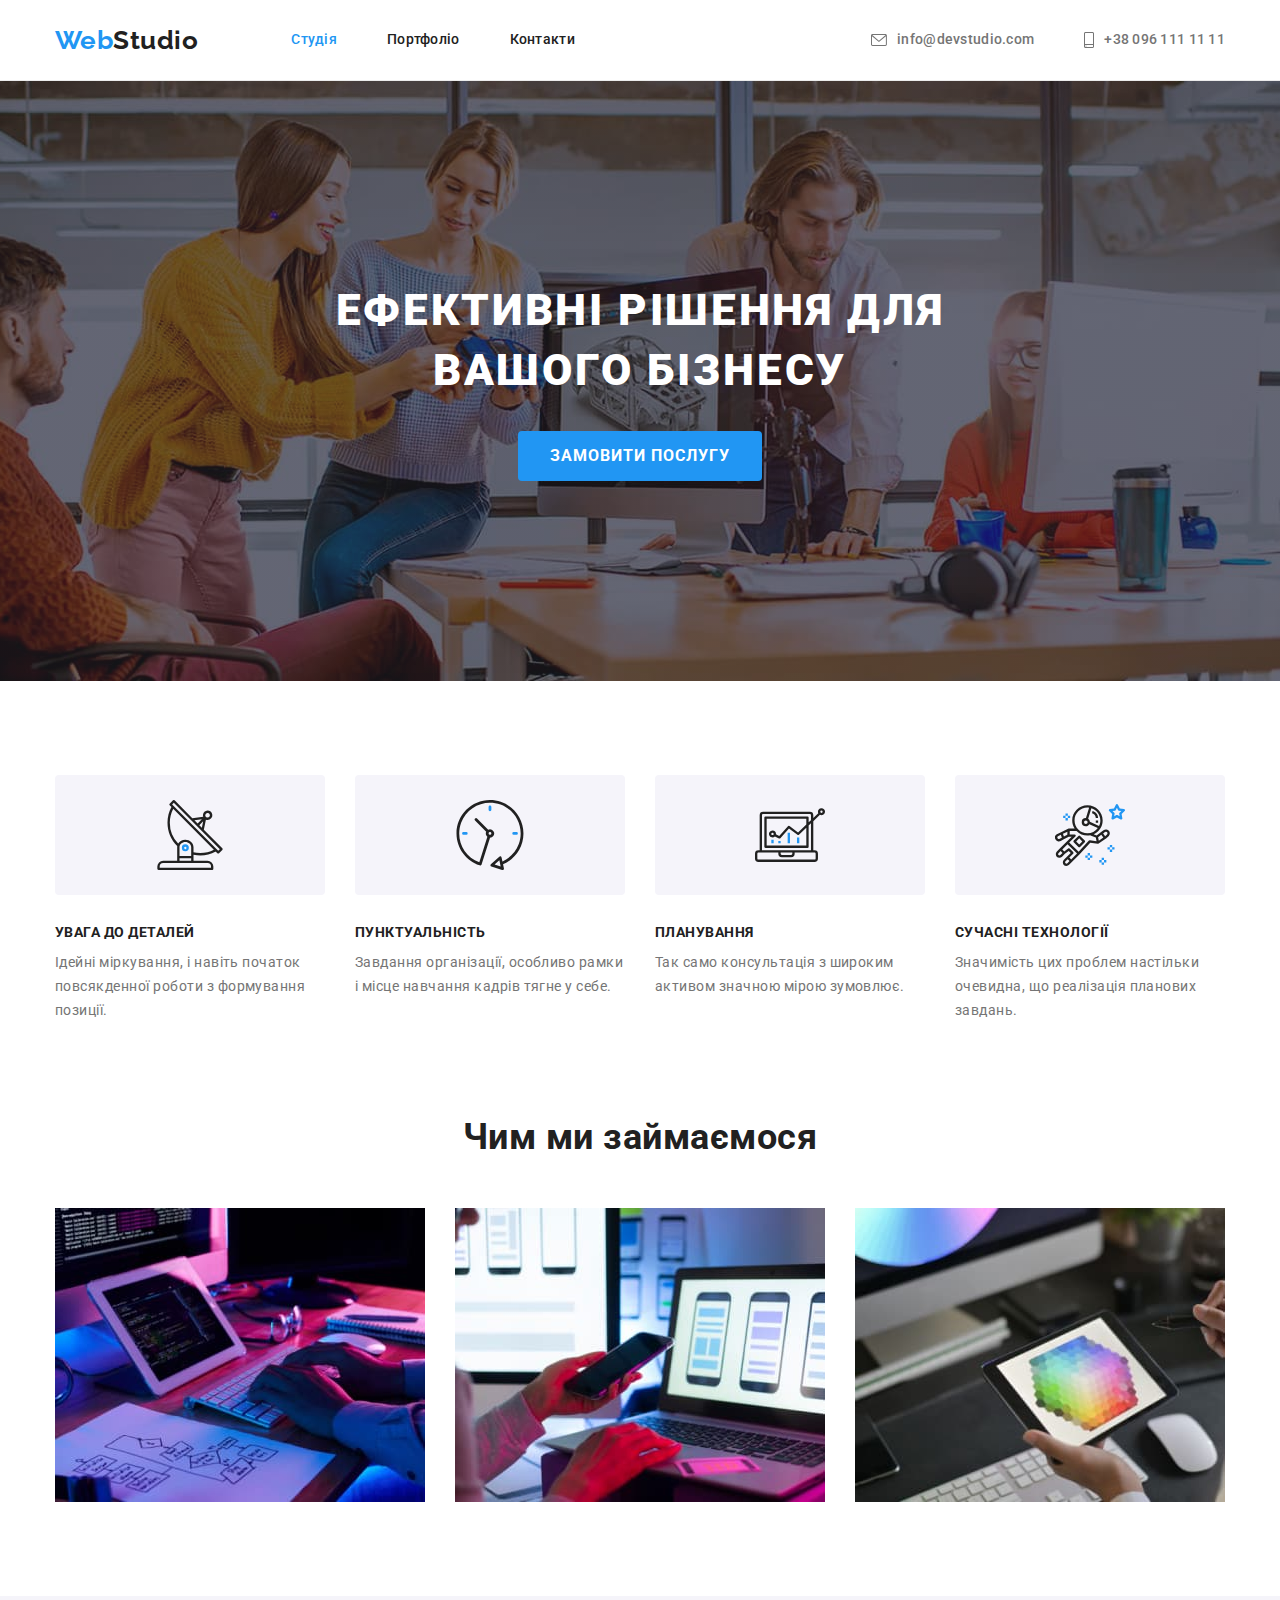
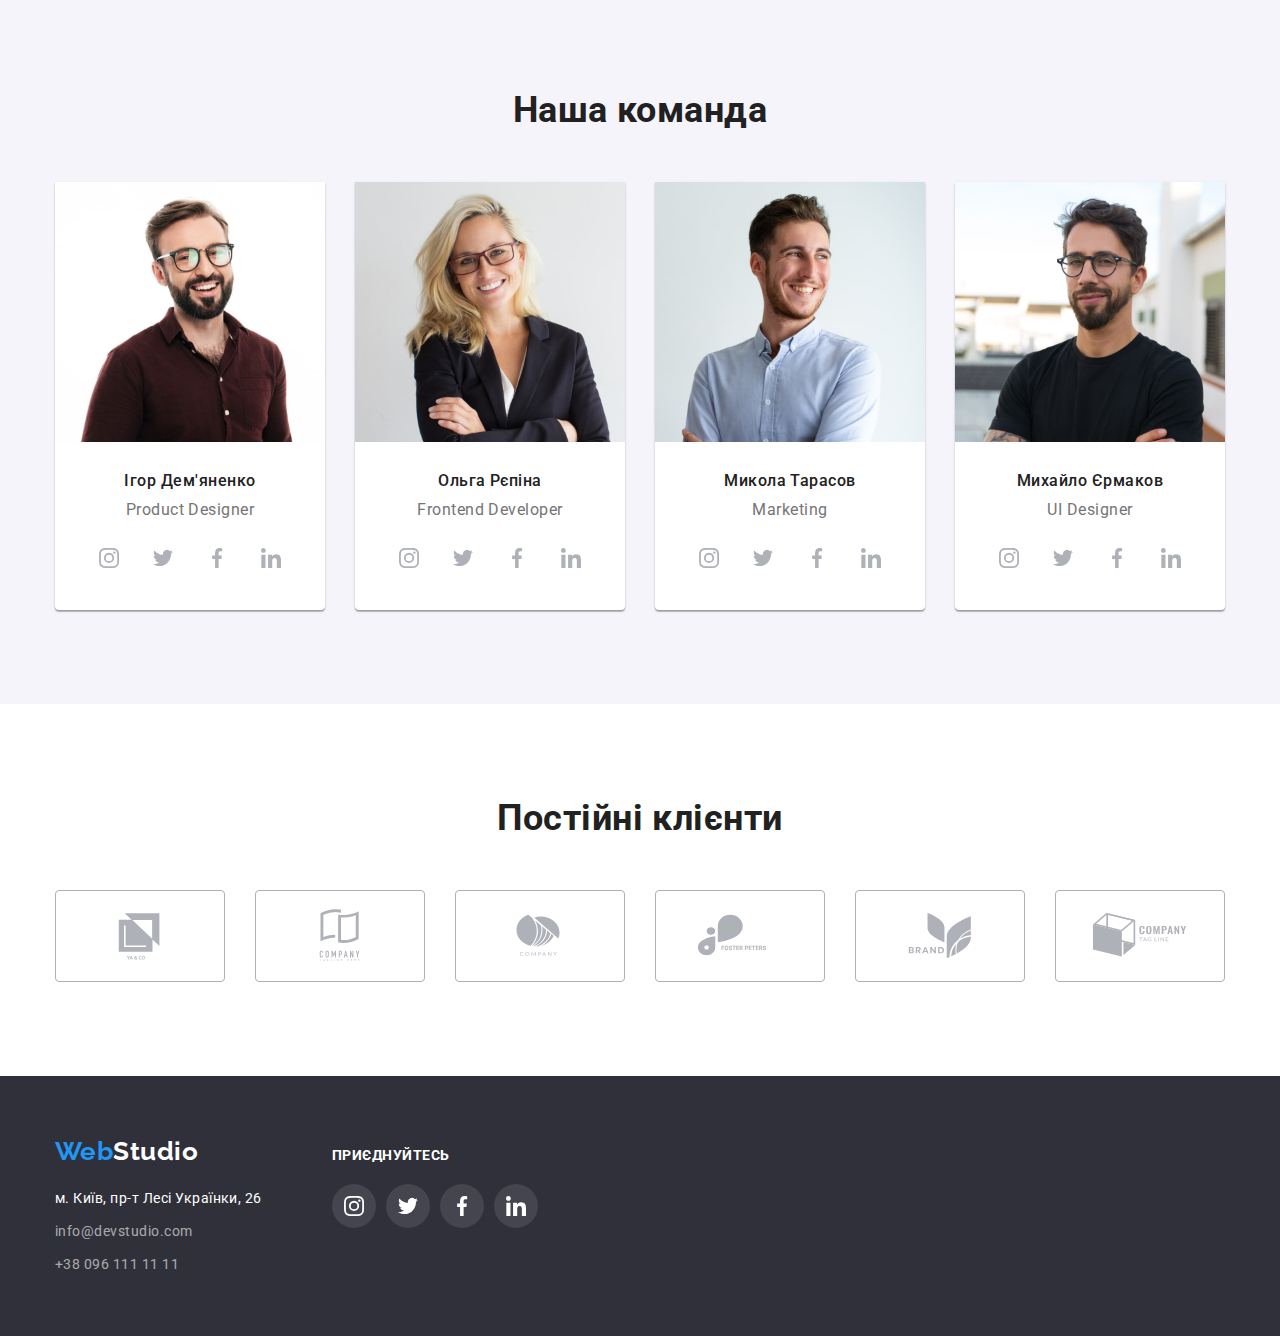
<file: index.html>
<!DOCTYPE html>
<html lang="uk">
  <head>
    <meta charset="UTF-8" />
    <meta http-equiv="X-UA-Compatible" content="IE=edge" />
    <meta name="viewport" content="width=device-width, initial-scale=1.0" />
    <title>Document</title>
    <link rel="preconnect" href="https://fonts.googleapis.com" />
    <link rel="preconnect" href="https://fonts.gstatic.com" crossorigin />
    <link
      href="https://fonts.googleapis.com/css2?family=Raleway:wght@700&family=Roboto:wght@400;500;700;900&display=swap"
      rel="stylesheet"
    />
    <link
      rel="stylesheet"
      href="https://cdnjs.cloudflare.com/ajax/libs/modern-normalize/1.1.0/modern-normalize.min.css"
    />
    <link rel="stylesheet" href="./css/styles.css" />
  </head>
  <body>
    <header class="header page-header">
      <div class="container header-container">
        <nav class="nav">
          <a class="logo-link logo link" href="./index.html"
            >Web<span class="logo-header logo">Studio</span>
          </a>
          <ul class="list header-list">
            <li class="logo-item">
              <a href="./index.html" class="site-nav current link">Студія</a>
            </li>
            <li class="logo-item">
              <a href="./portfolio.html" class="site-nav link">Портфоліо</a>
            </li>
            <li class="logo-item">
              <a href="" class="site-nav link">Контакти</a>
            </li>
          </ul>
        </nav>
        <ul class="list contact-list">
          <li class="contact-item">
            <a class="contact-link link" href="mailto:info@devstudio.com">
              <svg class="icon-envelope" width="16" height="12">
                <use href="./images/symbol-defs.svg#icon-envelope"></use></svg
              >info@devstudio.com
            </a>
          </li>
          <li class="contact-item">
            <a class="contact-link link" href="tel:+380961111111">
              <svg class="icon-smartphone" width="10" height="16">
                <use href="./images/symbol-defs.svg#icon-smartphone"></use></svg
              >+38 096 111 11 11</a
            >
          </li>
        </ul>
      </div>
    </header>
    <main>
      <section class="section-main section">
        <div class="container">
          <h1 class="main-title">
            Ефективні рішення для <br />
            вашого бізнесу
          </h1>
          <button class="main-button" type="button">Замовити послугу</button>
        </div>
      </section>
      <section class="section">
        <div class="container">
          <h2 class="visually-hidden">Особливості</h2>
          <ul class="list hidden-list">
            <li class="hidden-item">
              <div class="features-svg">
                <svg class="icon-antenna" width="70" height="70">
                  <use href="./images/symbol-defs.svg#icon-antenna"></use>
                </svg>
              </div>
              <h3 class="text-title">УВАГА ДО ДЕТАЛЕЙ</h3>
              <p class="text text-desk">
                Ідейні міркування, і навіть початок повсякденної роботи з
                формування позиції.
              </p>
            </li>
            <li class="hidden-item">
              <div class="features-svg">
                <svg class="icon-antenna" width="70" height="70">
                  <use href="./images/symbol-defs.svg#icon-clock"></use>
                </svg>
              </div>
              <h3 class="text-title">ПУНКТУАЛЬНІСТЬ</h3>
              <p class="text text-desk">
                Завдання організації, особливо рамки і місце навчання кадрів
                тягне у себе.
              </p>
            </li>
            <li class="hidden-item">
              <div class="features-svg">
                <svg class="icon-antenna" width="70" height="70">
                  <use href="./images/symbol-defs.svg#icon-diagram"></use>
                </svg>
              </div>
              <h3 class="text-title">ПЛАНУВАННЯ</h3>
              <p class="text text-desk">
                Так само консультація з широким активом значною мірою зумовлює.
              </p>
            </li>
            <li class="hidden-item">
              <div class="features-svg">
                <svg class="icon-antenna" width="70" height="70">
                  <use href="./images/symbol-defs.svg#icon-astronaut"></use>
                </svg>
              </div>
              <h3 class="text-title">СУЧАСНІ ТЕХНОЛОГІЇ</h3>
              <p class="text text-desk">
                Значимість цих проблем настільки очевидна, що реалізація
                планових завдань.
              </p>
            </li>
          </ul>
        </div>
      </section>
      <section class="section section-developments">
        <div class="container">
          <h2 class="secondary-title">Чим ми займаємося</h2>
          <ul class="list developments">
            <li class="item-developments">
              <img
                class="img"
                src="images/img.jpg"
                alt="Десктопні додатки"
                width="370"
              />
            </li>
            <li class="item-developments">
              <img
                class="img"
                src="images/img(1).jpg"
                alt="Мобільні додатки"
                width="370"
              />
            </li>
            <li class="item-developments">
              <img
                class="img"
                src="images/img(2).jpg"
                alt="Дизайнерські рішення"
                width="370"
              />
            </li>
          </ul>
        </div>
      </section>
      <section class="section-team section">
        <div class="container">
          <h2 class="secondary-title">Наша команда</h2>
          <ul class="list list-team">
            <li class="item team-item">
              <img
                class="img"
                src="images/img(3).jpg"
                alt="Ігор Дем'яненко Product Designer"
                width="270"
              />
              <div class="team-div">
                <h3 class="team">Ігор Дем'яненко</h3>
                <p class="text position">Product Designer</p>
                <ul class="list team-social">
                  <li class="social-item">
                    <a href="" class="social-link">
                      <svg class="social-icon" width="20" height="20">
                        <use
                          href="./images/symbol-defs.svg#icon-instagram"
                        ></use>
                      </svg>
                    </a>
                  </li>
                  <li class="social-item">
                    <a href="" class="social-link">
                      <svg class="social-icon" width="20" height="20">
                        <use href="./images/symbol-defs.svg#icon-twitter"></use>
                      </svg>
                    </a>
                  </li>
                  <li class="social-item">
                    <a href="" class="social-link">
                      <svg class="social-icon" width="20" height="20">
                        <use
                          href="./images/symbol-defs.svg#icon-facebook"
                        ></use>
                      </svg>
                    </a>
                  </li>
                  <li class="social-item">
                    <a href="" class="social-link">
                      <svg class="social-icon" width="20" height="20">
                        <use
                          href="./images/symbol-defs.svg#icon-linkedin"
                        ></use>
                      </svg>
                    </a>
                  </li>
                </ul>
              </div>
            </li>
            <li class="item team-item">
              <img
                class="img"
                src="images/img(4).jpg"
                alt="Ольга Рєпіна Frontend Developer"
                width="270"
              />
              <div class="team-div">
                <h3 class="team">Ольга Рєпіна</h3>
                <p class="text position">Frontend Developer</p>
                <ul class="list team-social">
                  <li class="social-item">
                    <a href="" class="social-link">
                      <svg class="social-icon" width="20" height="20">
                        <use
                          href="./images/symbol-defs.svg#icon-instagram"
                        ></use>
                      </svg>
                    </a>
                  </li>
                  <li class="social-item">
                    <a href="" class="social-link">
                      <svg class="social-icon" width="20" height="20">
                        <use href="./images/symbol-defs.svg#icon-twitter"></use>
                      </svg>
                    </a>
                  </li>
                  <li class="social-item">
                    <a href="" class="social-link">
                      <svg class="social-icon" width="20" height="20">
                        <use
                          href="./images/symbol-defs.svg#icon-facebook"
                        ></use>
                      </svg>
                    </a>
                  </li>
                  <li class="social-item">
                    <a href="" class="social-link">
                      <svg class="social-icon" width="20" height="20">
                        <use
                          href="./images/symbol-defs.svg#icon-linkedin"
                        ></use>
                      </svg>
                    </a>
                  </li>
                </ul>
              </div>
            </li>
            <li class="item team-item">
              <img
                class="img"
                src="images/img(5).jpg"
                alt="Микола Тарасов Marketing"
                width="270"
              />
              <div class="team-div">
                <h3 class="team">Микола Тарасов</h3>
                <p class="text position">Marketing</p>
                <ul class="list team-social">
                  <li class="social-item">
                    <a href="" class="social-link">
                      <svg class="social-icon" width="20" height="20">
                        <use
                          href="./images/symbol-defs.svg#icon-instagram"
                        ></use>
                      </svg>
                    </a>
                  </li>
                  <li class="social-item">
                    <a href="" class="social-link">
                      <svg class="social-icon" width="20" height="20">
                        <use href="./images/symbol-defs.svg#icon-twitter"></use>
                      </svg>
                    </a>
                  </li>
                  <li class="social-item">
                    <a href="" class="social-link">
                      <svg class="social-icon" width="20" height="20">
                        <use
                          href="./images/symbol-defs.svg#icon-facebook"
                        ></use>
                      </svg>
                    </a>
                  </li>
                  <li class="social-item">
                    <a href="" class="social-link">
                      <svg class="social-icon" width="20" height="20">
                        <use
                          href="./images/symbol-defs.svg#icon-linkedin"
                        ></use>
                      </svg>
                    </a>
                  </li>
                </ul>
              </div>
            </li>
            <li class="item team-item">
              <img
                class="img"
                src="images/img(6).jpg"
                alt="Михайло Єрмаков UI Designer"
                width="270"
              />
              <div class="team-div">
                <h3 class="team">Михайло Єрмаков</h3>
                <p class="text position">UI Designer</p>
                <ul class="list team-social">
                  <li class="social-item">
                    <a href="" class="social-link">
                      <svg class="social-icon" width="20" height="20">
                        <use
                          href="./images/symbol-defs.svg#icon-instagram"
                        ></use>
                      </svg>
                    </a>
                  </li>
                  <li class="social-item">
                    <a href="" class="social-link">
                      <svg class="social-icon" width="20" height="20">
                        <use href="./images/symbol-defs.svg#icon-twitter"></use>
                      </svg>
                    </a>
                  </li>
                  <li class="social-item">
                    <a href="" class="social-link">
                      <svg class="social-icon" width="20" height="20">
                        <use
                          href="./images/symbol-defs.svg#icon-facebook"
                        ></use>
                      </svg>
                    </a>
                  </li>
                  <li class="social-item">
                    <a href="" class="social-link">
                      <svg class="social-icon" width="20" height="20">
                        <use
                          href="./images/symbol-defs.svg#icon-linkedin"
                        ></use>
                      </svg>
                    </a>
                  </li>
                </ul>
              </div>
            </li>
          </ul>
        </div>
      </section>
      <section class="section">
        <div class="container">
          <h2 class="secondary-title">Постійні клієнти</h2>
          <ul class="list client">
            <li class="client-item">
              <a class="client-link" href="">
                <svg class="client-icon" width="106" height="60">
                  <use href="./images/symbol-defs.svg#icon-logo"></use>
                </svg>
              </a>
            </li>
            <li class="client-item">
              <a class="client-link" href="">
                <svg class="client-icon" width="106" height="60">
                  <use href="./images/symbol-defs.svg#icon-logo1"></use>
                </svg>
              </a>
            </li>
            <li class="client-item">
              <a class="client-link" href="">
                <svg class="client-icon" width="106" height="60">
                  <use href="./images/symbol-defs.svg#icon-logo3"></use>
                </svg>
              </a>
            </li>
            <li class="client-item">
              <a class="client-link" href="">
                <svg class="client-icon" width="106" height="60">
                  <use href="./images/symbol-defs.svg#icon-logo4"></use>
                </svg>
              </a>
            </li>
            <li class="client-item">
              <a class="client-link" href="">
                <svg class="client-icon" width="106" height="60">
                  <use href="./images/symbol-defs.svg#icon-logo5"></use>
                </svg>
              </a>
            </li>
            <li class="client-item">
              <a class="client-link" href="">
                <svg class="client-icon" width="106" height="60">
                  <use href="./images/symbol-defs.svg#icon-logo6"></use>
                </svg>
              </a>
            </li>
          </ul>
        </div>
      </section>
    </main>
    <footer class="footer">
      <div class="container footer-container">
        <div>
          <a class="footer-link logo link" href="./index.html"
            >Web<span class="logo-footer logo">Studio</span>
          </a>
          <address class="address">
            <p class="text-address">м. Київ, пр-т Лесі Українки, 26</p>
            <ul class="list">
              <li class="address-item">
                <a href="mailto:info@devstudio.com" class="footer-contact link"
                  >info@devstudio.com</a
                >
              </li>
              <li class="address-item">
                <a href="tel:+380961111111" class="footer-contact link"
                  >+38 096 111 11 11</a
                >
              </li>
            </ul>
          </address>
        </div>
        <div class="footer-social">
          <h2 class="footer-title">Приєднуйтесь</h2>
          <ul class="list footer-social-list">
            <li class="footer-social-item">
              <a href="" class="footer-social-link">
                <svg class="social-icon" width="20" height="20">
                  <use href="./images/symbol-defs.svg#icon-instagram"></use>
                </svg>
              </a>
            </li>
            <li class="footer-social-item">
              <a href="" class="footer-social-link">
                <svg class="social-icon" width="20" height="20">
                  <use href="./images/symbol-defs.svg#icon-twitter"></use>
                </svg>
              </a>
            </li>
            <li class="footer-social-item">
              <a href="" class="footer-social-link">
                <svg class="social-icon" width="20" height="20">
                  <use href="./images/symbol-defs.svg#icon-facebook"></use>
                </svg>
              </a>
            </li>
            <li class="footer-social-item">
              <a href="" class="footer-social-link">
                <svg class="social-icon" width="20" height="20">
                  <use href="./images/symbol-defs.svg#icon-linkedin"></use>
                </svg>
              </a>
            </li>
          </ul>
        </div>
      </div>
    </footer>
  </body>
</html>
</file>
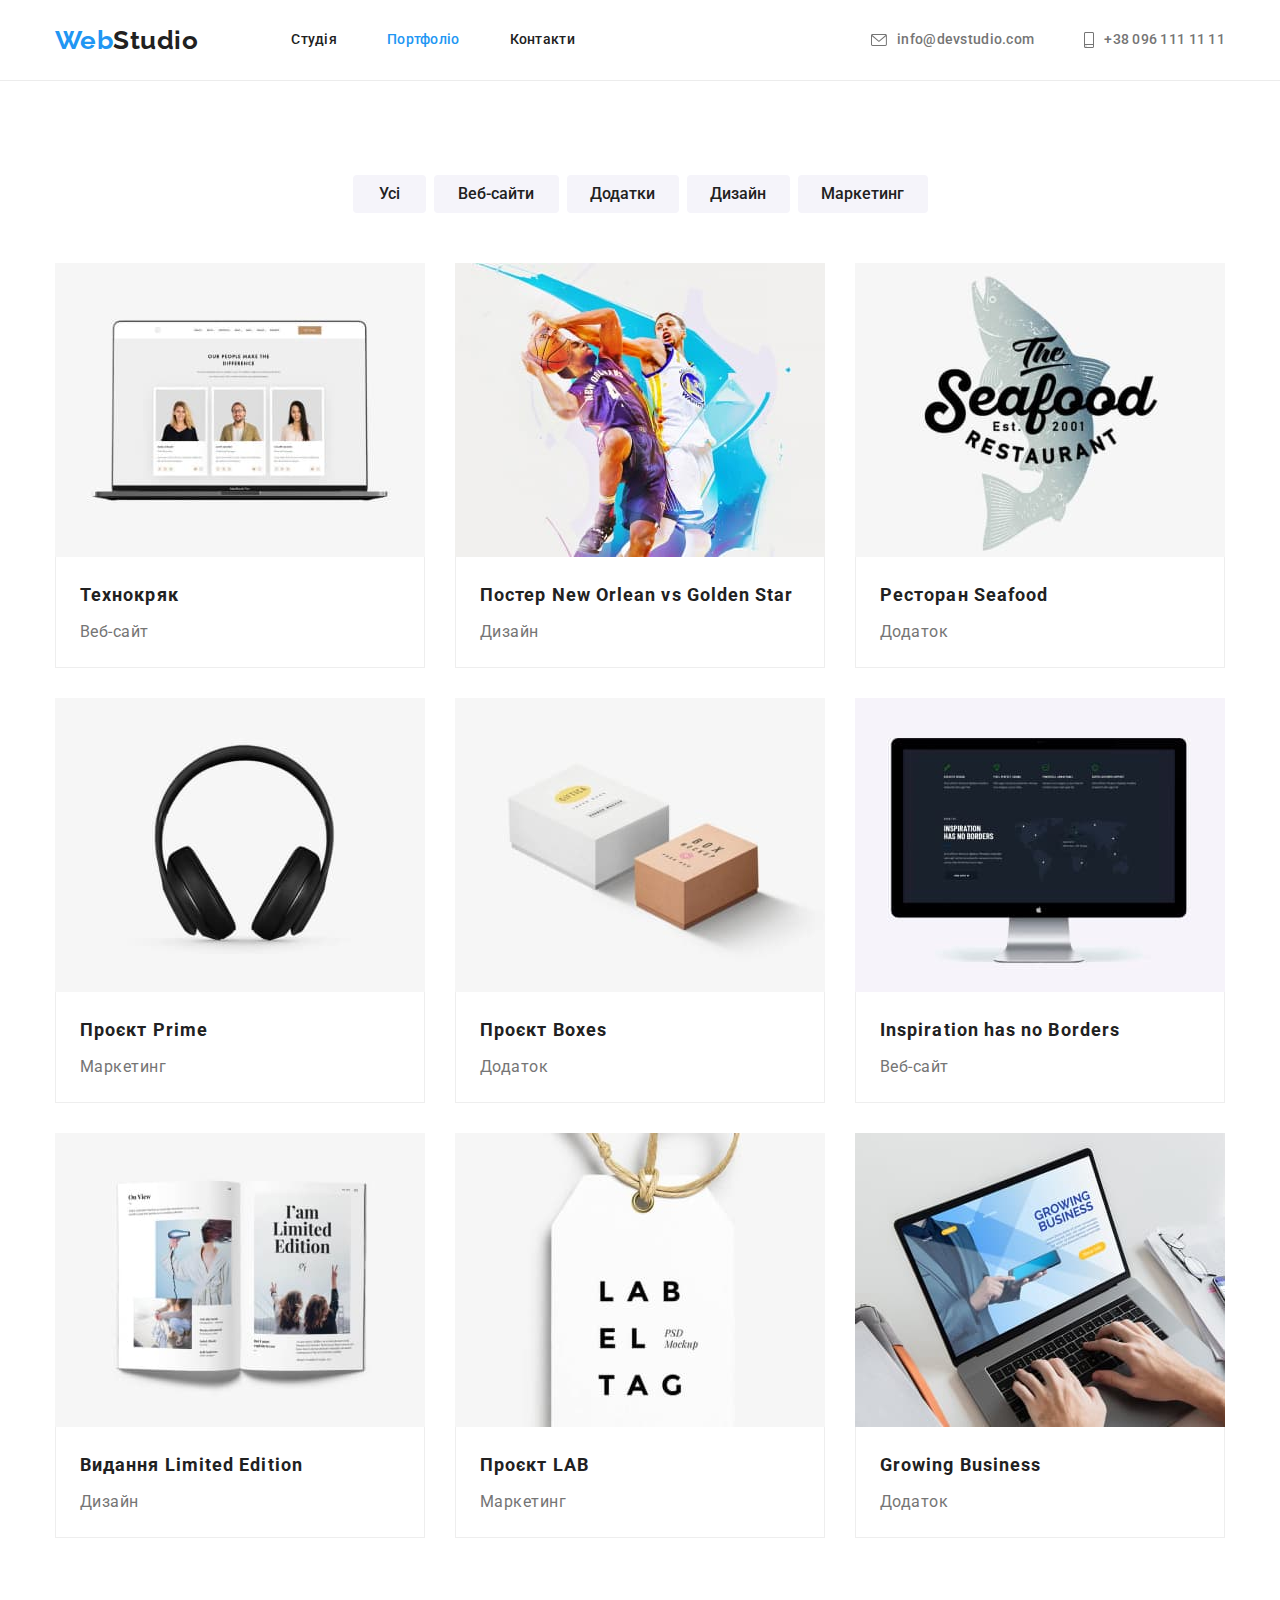
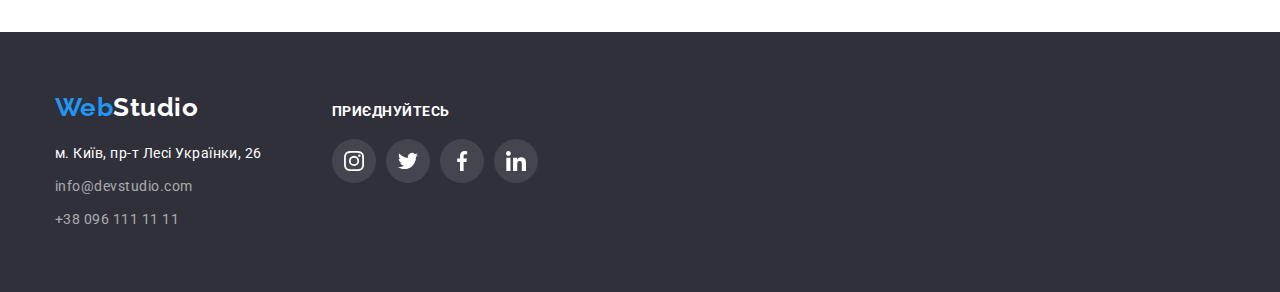
<file: portfolio.html>
<!DOCTYPE html>
<html lang="uk">
  <head>
    <meta charset="UTF-8" />
    <meta http-equiv="X-UA-Compatible" content="IE=edge" />
    <meta name="viewport" content="width=device-width, initial-scale=1.0" />
    <title>Document</title>
    <link rel="preconnect" href="https://fonts.googleapis.com" />
    <link rel="preconnect" href="https://fonts.gstatic.com" crossorigin />
    <link
      href="https://fonts.googleapis.com/css2?family=Raleway:wght@700&family=Roboto:wght@400;500;700;900&display=swap"
      rel="stylesheet"
    />
    <link
      rel="stylesheet"
      href="https://cdnjs.cloudflare.com/ajax/libs/modern-normalize/1.1.0/modern-normalize.min.css"
    />
    <link rel="stylesheet" href="./css/styles.css" />
  </head>
  <body>
    <header class="header">
      <div class="container header-container">
        <nav class="nav">
          <a class="logo-link logo link" href="./index.html"
            >Web<span class="logo-header logo">Studio</span>
          </a>
          <ul class="list header-list">
            <li class="logo-item">
              <a href="./index.html" class="site-nav link">Студія</a>
            </li>
            <li class="logo-item">
              <a href="./portfolio.html" class="site-nav current link"
                >Портфоліо</a
              >
            </li>
            <li class="logo-item">
              <a href="" class="site-nav link">Контакти</a>
            </li>
          </ul>
        </nav>
        <ul class="list contact-list">
          <li class="contact-item">
            <a class="contact-link link" href="mailto:info@devstudio.com">
              <svg class="icon-envelope" width="16" height="12">
                <use href="./images/symbol-defs.svg#icon-envelope"></use></svg
              >info@devstudio.com
            </a>
          </li>
          <li class="contact-item">
            <a class="contact-link link" href="tel:+380961111111">
              <svg class="icon-smartphone" width="10" height="16">
                <use href="./images/symbol-defs.svg#icon-smartphone"></use></svg
              >+38 096 111 11 11</a
            >
          </li>
        </ul>
      </div>
    </header>
    <main>
      <section class="section">
        <div class="container">
          <h1 class="visually-hidden">Портфоліо</h1>
          <ul class="list button-list">
            <li class="button-item">
              <button class="button button-filter first" type="button">
                Усі
              </button>
            </li>
            <li class="button-item">
              <button class="button button-filter second" type="button">
                Веб-сайти
              </button>
            </li>
            <li class="button-item">
              <button class="button button-filter third" type="button">
                Додатки
              </button>
            </li>
            <li class="button-item">
              <button class="button button-filter fourth" type="button">
                Дизайн
              </button>
            </li>
            <li class="button-item">
              <button class="button button-filter fifth" type="button">
                Маркетинг
              </button>
            </li>
          </ul>
          <ul class="list filter-list">
            <li class="item filter-item">
              <a href="" class="link-filter link">
                <img
                  class="img-filter"
                  src="images/img(7).jpg"
                  alt="ноутбук з розробниками"
                  width="370"
                />
                <div class="portfolio-title">
                  <h2 class="title-filter">Технокряк</h2>
                  <p class="text text-filter">Веб-сайт</p>
                </div>
              </a>
            </li>
            <li class="item filter-item">
              <a href="" class="link-filter link">
                <img
                  class="img-filter"
                  src="images/img(8).jpg"
                  alt="Постер New Orlean vs Golden Star"
                  width="370"
                />
                <div class="portfolio-title">
                  <h2 class="title-filter link">
                    Постер New Orlean vs Golden Star
                  </h2>
                  <p class="text text-filter">Дизайн</p>
                </div>
              </a>
            </li>
            <li class="item filter-item">
              <a href="" class="link-filter link">
                <img
                  class="img-filter"
                  src="images/img(9).jpg"
                  alt="емблема ресторану Seafood"
                  width="370"
                />
                <div class="portfolio-title">
                  <h2 class="title-filter link">Ресторан Seafood</h2>
                  <p class="text text-filter">Додаток</p>
                </div>
              </a>
            </li>
            <li class="item filter-item">
              <a href="" class="link-filter link">
                <img
                  class="img-filter"
                  src="images/img(10).jpg"
                  alt="Навушники"
                  width="370"
                />
                <div class="portfolio-title">
                  <h2 class="title-filter">Проєкт Prime</h2>
                  <p class="text text-filter">Маркетинг</p>
                </div></a
              >
            </li>
            <li class="item filter-item">
              <a href="" class="link-filter link">
                <img
                  class="img-filter"
                  src="images/img(11).jpg"
                  alt="Дві коробки"
                  width="370"
                />
                <div class="portfolio-title">
                  <h2 class="title-filter">Проєкт Boxes</h2>
                  <p class="text text-filter">Додаток</p>
                </div>
              </a>
            </li>
            <li class="item filter-item">
              <a href="" class="link-filter link">
                <img
                  class="img-filter"
                  src="images/img(12).jpg"
                  alt="Сторінка сайту"
                  width="370"
                />
                <div class="portfolio-title">
                  <h2 class="title-filter">Inspiration has no Borders</h2>
                  <p class="text text-filter">Веб-сайт</p>
                </div>
              </a>
            </li>
            <li class="item filter-item">
              <a href="" class="link-filter link">
                <img
                  class="img-filter"
                  src="images/img(13).jpg"
                  alt="Видання Limited Edition"
                  width="370"
                />
                <div class="portfolio-title">
                  <h2 class="title-filter link">Видання Limited Edition</h2>
                  <p class="text text-filter">Дизайн</p>
                </div>
              </a>
            </li>
            <li class="item filter-item">
              <a href="" class="link-filter link">
                <img
                  class="img-filter"
                  src="images/img(14).jpg"
                  alt="Бірка з назвою проекту LAB"
                  width="370"
                />
                <div class="portfolio-title">
                  <h2 class="title-filter link">Проєкт LAB</h2>
                  <p class="text text-filter">Маркетинг</p>
                </div>
              </a>
            </li>
            <li class="item filter-item">
              <a href="" class="link-filter link">
                <img
                  class="img-filter"
                  src="images/img(15).jpg"
                  alt="Початкова сторінка з інформацією про зростаючий бізнес"
                  width="370"
                />
                <div class="portfolio-title">
                  <h2 class="title-filter">Growing Business</h2>
                  <p class="text text-filter">Додаток</p>
                </div>
              </a>
            </li>
          </ul>
        </div>
      </section>
    </main>
    <footer class="footer">
      <div class="container footer-container">
        <div>
          <a class="footer-link logo link" href="./index.html"
            >Web<span class="logo-footer logo">Studio</span>
          </a>
          <address class="address">
            <p class="text-address">м. Київ, пр-т Лесі Українки, 26</p>
            <ul class="list">
              <li class="address-item">
                <a href="mailto:info@devstudio.com" class="footer-contact link"
                  >info@devstudio.com</a
                >
              </li>
              <li class="address-item">
                <a href="tel:+380961111111" class="footer-contact link"
                  >+38 096 111 11 11</a
                >
              </li>
            </ul>
          </address>
        </div>
        <div class="footer-social">
          <h2 class="footer-title">Приєднуйтесь</h2>
          <ul class="list footer-social-list">
            <li class="footer-social-item">
              <a href="" class="footer-social-link">
                <svg class="social-icon" width="20" height="20">
                  <use href="./images/symbol-defs.svg#icon-instagram"></use>
                </svg>
              </a>
            </li>
            <li class="footer-social-item">
              <a href="" class="footer-social-link">
                <svg class="social-icon" width="20" height="20">
                  <use href="./images/symbol-defs.svg#icon-twitter"></use>
                </svg>
              </a>
            </li>
            <li class="footer-social-item">
              <a href="" class="footer-social-link">
                <svg class="social-icon" width="20" height="20">
                  <use href="./images/symbol-defs.svg#icon-facebook"></use>
                </svg>
              </a>
            </li>
            <li class="footer-social-item">
              <a href="" class="footer-social-link">
                <svg class="social-icon" width="20" height="20">
                  <use href="./images/symbol-defs.svg#icon-linkedin"></use>
                </svg>
              </a>
            </li>
          </ul>
        </div>
      </div>
    </footer>
  </body>
</html>
</file>
<file: css/styles.css>
:root {
  --main-text-color: #212121;
  --secondary-text-color: #757575;
  --secondary-color: #2196f3;
  --primary-style-button: #f5f4fa;
  --secondary-text-btn: #ffffff;
  --text-footer: #ffffff;
  --contact-link-footer: rgba(255, 255, 255, 0.6);
  --background-color: #2f303a;
  --secondary-background-color: #ffffff;
  --third-background-color: #f5f5f5;
  --fourth-background-color: #f5f4fa;
  --background-main-button: #188ce8;
  --border-color: #eeeeee;
  --border-header-color: #ececec;
  --background-features-icon: rgba(245, 244, 250, 1);
  --team-box-shadow: 0px 1px 3px rgba(0, 0, 0, 0.12),
    0px 1px 1px rgba(0, 0, 0, 0.14), 0px 2px 1px rgba(0, 0, 0, 0.2);
  --icon-color: rgba(175, 177, 184, 1);
  --team-social-background-color: rgba(255, 255, 255, 1);
  --box-shadow-filter: 0px 3px 1px rgba(0, 0, 0, 0.1),
    0px 1px 2px rgba(0, 0, 0, 0.08), 0px 2px 2px rgba(0, 0, 0, 0.12);
  --footer-soc-background: rgba(255, 255, 255, 0.1);
  --filter-card-box-shadow: 0px 1px 1px rgba(0, 0, 0, 0.12), 0px 4px 4px rgba(0, 0, 0, 0.06), 1px 4px 6px rgba(0, 0, 0, 0.16);
}
.visually-hidden {
  position: absolute;
  white-space: nowrap;
  width: 1px;
  height: 1px;
  overflow: hidden;
  border: 0;
  padding: 0;
  clip: rect(0 0 0 0);
  clip-path: inset(50%);
  margin: -1px;
}

body {
  color: var(--main-text-color);
  font-family: Roboto, sans-serif;
  letter-spacing: 0.03em;
}

h1,
h2,
h3,
h4,
h5,
h6,
p,
ul {
  margin: 0;
  padding: 0;
}
.container {
  width: 1200px;
  padding-left: 15px;
  padding-right: 15px;
  margin-left: auto;
  margin-right: auto;
}
/* Загальні стилі, для двух сторінок */
.list {
  list-style: none;
}
.item {
  background-color: var(--secondary-background-color);
}
.text {
  color: var(--secondary-text-color);
}
.link {
  text-decoration: none;
}
.section {
  padding-top: 94px;
  padding-bottom: 94px;
}
.button {
  color: var(--main-text-color);
  background-color: var(--primary-style-button);
  cursor: pointer;
}
/* --Логотип */
.header {
  background-color: var(--secondary-background-color);
  border-bottom: 1px solid var(--border-header-color);
}
.header-container {
  display: flex;
  align-items: center;
  justify-content: space-between;
}
.nav {
  display: flex;
  align-items: center;
}
.logo-link {
  color: var(--secondary-color);
}
.logo {
  font-style: normal;
  font-weight: 700;
  font-family: Raleway, sans-serif;
  font-size: 26px;
  line-height: 1.19;
}
.logo-header {
  color: var(--main-text-color);
}

.header-list {
  display: flex;
  margin-left: 93px;
}

.logo-item:not(:last-child) {
  margin-right: 50px;
}
.site-nav {
  display: block;
  padding-top: 32px;
  padding-bottom: 32px;
  color: var(--main-text-color);
  font-weight: 500;
  font-size: 14px;
  line-height: 1.14;
  letter-spacing: 0.02em;
}
.site-nav:hover,
.site-nav:focus {
  color: var(--secondary-color);
}
.current {
  color: var(--secondary-color);
}
.site-nav-current:active {
  color: var(--secondary-color);
}
.contact-list {
  display: flex;
  margin-left: auto;
}
.contact-item + .contact-item {
  margin-left: 50px;
}
.contact-link {
  display: flex;
  align-items: center;
  justify-content: center;
  color: var(--secondary-text-color);
  font-weight: 500;
  font-size: 14px;
  line-height: 1.14;
  letter-spacing: 0.02em;
}
.contact-link:hover,
.contact-link:focus {
  color: var(--secondary-color);
}
.icon-envelope,
.icon-smartphone {
  display: block;
  fill: currentColor;
  margin-right: 10px;
}

/* Головний заголовок на index.html */
.section-main {
  max-width: 1600px;
  min-height: 600px;
  margin-left: auto;
  margin-right: auto;
  background-color: var(--background-color);
  background-image: linear-gradient(
      to right,
      rgba(47, 48, 58, 0.4),
      rgba(47, 48, 58, 0.4)
    ),
    url("../images/img(16).jpg");
  background-size: cover;
  background-repeat: no-repeat;
  background-position: center;
  text-align: center;

  padding-top: 200px;
  padding-bottom: 200px;
}
.main-title {
  margin-bottom: 30px;
  color: var(--secondary-text-btn);
  font-weight: 900;
  font-size: 44px;
  line-height: 1.36;
  letter-spacing: 0.06em;
  text-transform: uppercase;
}
.main-button {
  display: inline-block;
  min-width: 216px;
  min-height: 50px;
  border: 0;
  border-radius: 4px;
  padding: 10px 32px;
  color: var(--secondary-text-btn);
  background-color: var(--secondary-color);
  font-weight: 700;
  font-family: inherit;
  font-size: 16px;
  line-height: 1.87;
  letter-spacing: 0.06em;
  text-transform: uppercase;
  cursor: pointer;
}
.main-button:hover,
.main-button:focus {
  color: var(--secondary-text-btn);
  background-color: var(--background-main-button);
  box-shadow: 0px 4px 4px rgba(0, 0, 0, 0.15);
}

/* особливості */
.hidden-list {
  display: flex;
}
.hidden-item {
  flex-basis: calc((100% - 90px) / 4);
  margin-right: 30px;
}
.hidden-item:nth-child(4n) {
  margin-right: 0;
}
.features-svg {
  display: flex;
  align-items: center;
  justify-content: center;
  height: 120px;
  margin-bottom: 30px;
  background-color: var(--background-features-icon);
  border-radius: 4px;
}
.text-title {
  font-weight: 700;
  font-size: 14px;
  line-height: 1.14;
  margin-bottom: 10px;
  text-transform: uppercase;
}
.text-desk {
  font-weight: 400;
  font-size: 14px;
  line-height: 1.71;
}
/* чим ми займаємося */
.section-developments {
  padding-top: 0;
}
.developments {
  display: flex;
}
.img {
  display: block;
  max-width: 100%;
  height: auto;
}
.item-developments {
  margin-right: 30px;
}
.item-developments:nth-child(3n) {
  margin-right: 0;
}
/* наша команда */
.section-team {
  background-color: var(--fourth-background-color);
}
.list.list-team {
  display: flex;
}
.team-item {
  flex-basis: calc((100% - 90px) / 4);
  box-shadow: var(--team-box-shadow);
  border-radius: 0px 0px 4px 4px;
}
.team-div {
  padding-top: 30px;
  padding-bottom: 30px;
}

.team-item {
  margin-right: 30px;
}
.team-item:nth-child(4n) {
  margin-right: 0;
}

.secondary-title {
  margin-bottom: 50px;
  font-weight: 700;
  font-size: 36px;
  line-height: 1.16;
  text-align: center;
}

.team {
  margin-bottom: 10px;
  font-weight: 500;
  font-size: 16px;
  line-height: 1.18;
  text-align: center;
}
.position {
  font-size: 16px;
  line-height: 1.18;
  text-align: center;
  margin-bottom: 16px;
}
.team-social {
  display: flex;
  align-items: center;
  justify-content: center;
}
.social-item {
  display: block;
  width: 44px;
  height: 44px;
  margin-right: 10px;
}
.social-item:nth-child(4n) {
  margin-right: 0;
}
.social-link {
  display: flex;
  align-items: center;
  justify-content: center;
  width: 100%;
  height: 100%;
  border-radius: 50%;
  color: var(--icon-color);
  background-color: var(--team-social-background-color);
}
.social-link:hover,
.social-link:focus {
  color: var(--text-footer);
  background-color: var(--secondary-color);
}
.social-icon {
  display: block;
  fill: currentColor;
}

/* Постійні клієнти */

.client {
  display: flex;
  align-items: center;
  justify-content: center;
}
.client-item {
  display: inline-block;
  width: 170px;
  height: 92px;
  margin-right: 30px;
}
.client-item:nth-child(6n) {
  margin-right: 0;
}
.client-link {
  display: flex;
  align-items: center;
  justify-content: center;
  width: 100%;
  height: 100%;
  color: var(--icon-color);
  background-color: var(--secondary-background-color);
  border-radius: 4px;
  border: 1px solid var(--icon-color);
}
.client-link:hover,
.client-link:focus {
  color: var(--secondary-color);
  background-color: var(--secondary-background-color);
  border: 1px solid var(--secondary-color);
}
.client-icon {
  display: block;
  fill: currentColor;
}

/* Footer */
.footer {
  background-color: var(--background-color);
  padding-top: 60px;
  padding-bottom: 60px;
}
.footer {
  display: flex;
  flex-direction: column;
  align-items: baseline;
}

.footer-link {
  color: var(--secondary-color);
  display: block;
  margin-bottom: 20px;
}
.logo-footer {
  color: var(--text-footer);
}
.address {
  color: var(--text-footer);
  font-style: normal;
  font-weight: 400;
  font-size: 14px;
  line-height: 1.71;
}
.text-address {
  margin-bottom: 9px;
}
.address-item {
  margin-bottom: 9px;
}
.address-item:nth-child(2n) {
  margin-bottom: 0;
}
.footer-contact {
  color: var(--contact-link-footer);
}
.footer-contact:hover,
.footer-contact:focus {
  color: var(--secondary-color);
}
.footer-container {
  display: flex;
  align-items: baseline;
}
.footer-social {
  margin-left: 70px;
}
.footer-title {
  margin-bottom: 20px;
  font-weight: 700;
  font-size: 14px;
  line-height: 1.14;
  text-transform: uppercase;
  color: var(--text-footer);
}
.footer-social-list{
  display: flex;
}
.footer-social-item {
  width: 44px;
  height: 44px;
  margin-right: 10px;
}
.footer-social-item:nth-child(4n) {
  margin-right: 0;
}
.footer-social-link {
  display: flex;
  align-items: center;
  justify-content: center;
  width: 100%;
  height: 100%;
  border-radius: 50%;
  color: var(--text-footer);
  background-color: var(--footer-soc-background);
}
.footer-social-link:hover,
.footer-social-link:focus {
  color: var(--text-footer);
  background-color: var(--secondary-color);
}
/*Портфоліо */
.button-list {
  display: flex;
  justify-content: center;
  margin-bottom: 50px;
}
.button-filter {
  display: inline-block;
  border: 0;
  border-radius: 4px;
  padding: 6px 22px;
  font-weight: 500;
  font-size: 16px;
  line-height: 1.62;
  text-align: center;
}

.button:hover,
.button:focus {
  color: var(--secondary-text-btn);
  background-color: var(--secondary-color);
  box-shadow: var(--box-shadow-filter);
}
.button-item {
  margin-right: 8px;
}
.button-item:nth-child(5n) {
  margin-right: 0;
}
.first {
  padding: 6px 25px;
  min-width: 73px;
}
.second {
  min-width: 125px;
}
.third {
  min-width: 112px;
}
.fourth {
  min-width: 103px;
}
.fifth {
  min-width: 130px;
}

.filter-list {
  display: flex;
  flex-wrap: wrap;
  gap: 30px;
}
.filter-item {
  flex-basis: calc((100% - 60px)/3);
}
.filter-item:nth-child(3n) {
  margin-right: 0;
}
.filter-item:nth-last-child(-n + 3) {
  margin-bottom: 0;
}
.filter-item:hover,
.filter-item:focus{
  box-shadow: var(--filter-card-box-shadow);
}
.link-filter{
  color: var(--main-text-color);
  }
.img-filter {
  display: block;
  max-width: 100%;
  height: auto;
}
.title-filter {
  margin-bottom: 4px;
  font-weight: 700;
  font-size: 18px;
  line-height: 2;
  letter-spacing: 0.06em;
}
.text-filter {
  font-size: 16px;
  line-height: 1.87;
}
.section-portfolio {
  background-color: var(--third-background-color);
}
.portfolio-title {
  padding-top: 20px;
  padding-bottom: 20px;
  padding-left: 24px;
  padding-right: 24px;
  border-left: 1px solid var(--border-color);
  border-right: 1px solid var(--border-color);
  border-bottom: 1px solid var(--border-color);
}
</file>
